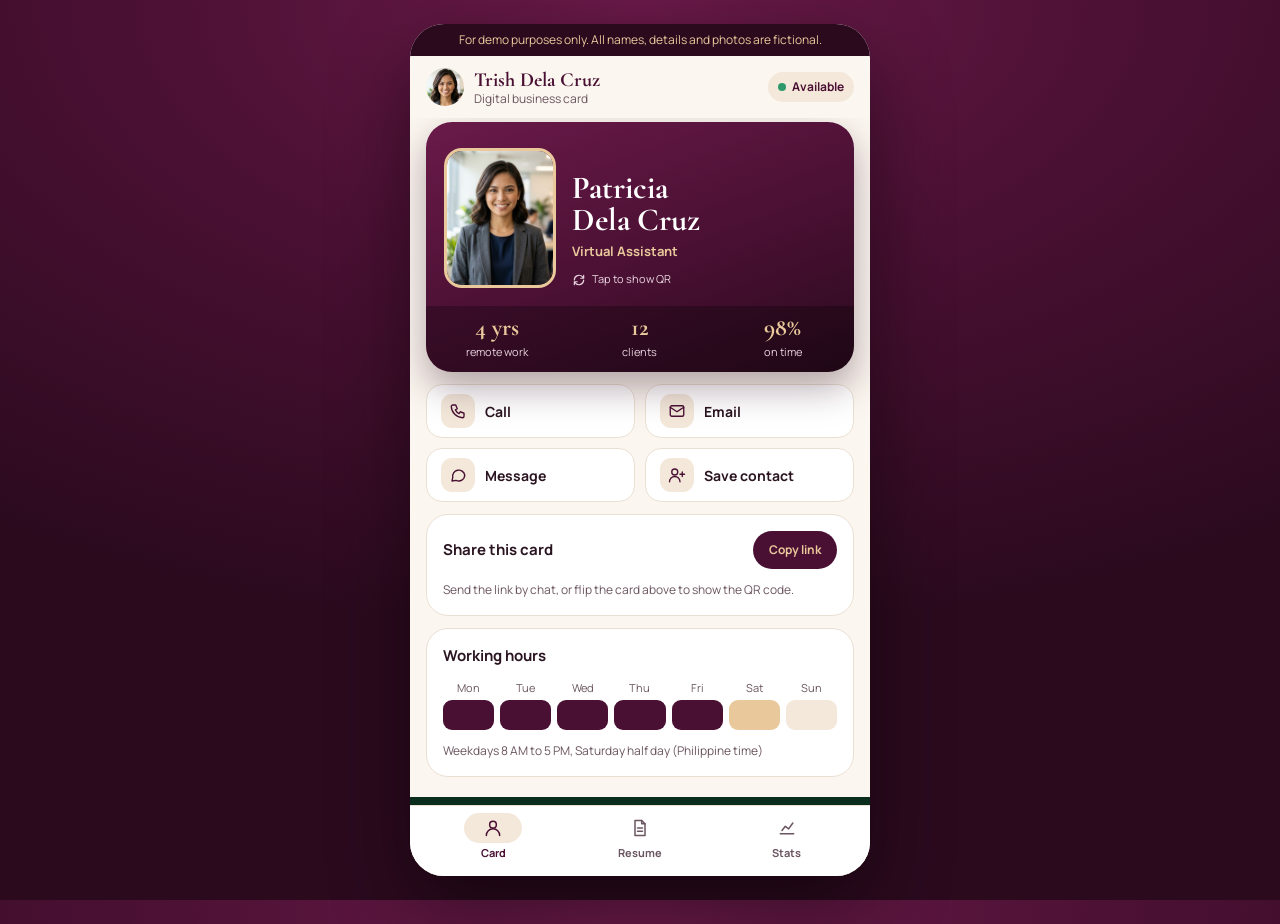
<file: demos/resume-digital/index.html>
<!DOCTYPE html>
<html lang="en">
<head>
<meta charset="utf-8">
<meta name="viewport" content="width=device-width, initial-scale=1, viewport-fit=cover">
<meta name="theme-color" content="#2B0A1E">
<meta name="description" content="Demo digital business card and resume of a fictional virtual assistant. Made by LedgeRays Systems.">
<meta name="robots" content="noindex">
<title>Trish Dela Cruz · Virtual Assistant (Demo)</title>
<link rel="preconnect" href="https://fonts.googleapis.com">
<link rel="preconnect" href="https://fonts.gstatic.com" crossorigin>
<link rel="stylesheet" href="https://fonts.googleapis.com/css2?family=Cormorant+Garamond:wght@600;700&family=Manrope:wght@400;500;600;700&display=swap">
<style>
/*
VOICE: polished, warm, feminine; a VA's calm reliability
IDEA: a pocket app: Card, Resume, Stats tabs like a phone app
PICTURE: wine flip card with real photo; QR on the back
COLOUR and TYPE: wine #4A1033, champagne #E9C99B, ivory; Cormorant Garamond + Manrope
LAYOUT: header, scrolling screen, bottom tab bar; centered phone column on desktop
*/
:root{
  --wine:#4A1033;--deep:#2B0A1E;--champ:#E9C99B;--ivory:#FBF6EF;--ink:#2A1420;--mut:#6B5560;
  --line:#EADFD3;--soft:#F3E8DA;--card:#FFFFFF;--rose:#B04A6E;
  --serif:'Cormorant Garamond',Georgia,serif;--sans:'Manrope',system-ui,-apple-system,'Segoe UI',sans-serif;
  color-scheme:light;
}
*{box-sizing:border-box;min-width:0}
html,body{margin:0;height:100%}
body{background:var(--deep);color:var(--ink);font:15px/1.5 var(--sans);-webkit-font-smoothing:antialiased;overflow:hidden}
button{font:inherit;color:inherit;cursor:pointer;-webkit-tap-highlight-color:transparent}
a{color:inherit;-webkit-tap-highlight-color:transparent}
button:focus-visible,a:focus-visible{outline:2px solid var(--rose);outline-offset:2px}
svg{display:block}

.app{position:relative;height:100vh;height:100dvh;max-width:460px;margin:0 auto;background:var(--ivory);display:flex;flex-direction:column;overflow:hidden}
@media(min-width:520px){
  body{background:radial-gradient(90% 70% at 50% 0%,#6A1A49 0%,var(--wine) 45%,var(--deep) 100%)}
  .app{height:min(900px,calc(100dvh - 48px));margin:24px auto;border-radius:34px;box-shadow:0 30px 80px rgba(0,0,0,.45)}
}
.demo{flex:none;background:var(--deep);color:var(--champ);font-size:12px;text-align:center;padding:7px 14px;padding-top:max(7px,env(safe-area-inset-top))}
.top{flex:none;display:flex;align-items:center;gap:10px;padding:12px 16px}
.top img{width:38px;height:38px;border-radius:50%;object-fit:cover}
.top .who{flex:1;line-height:1.2}
.top .nm{font-family:var(--serif);font-weight:700;font-size:20px;color:var(--wine)}
.top .sub{font-size:12px;color:var(--mut)}
.live{display:flex;align-items:center;gap:6px;font-size:12px;font-weight:700;color:var(--wine);background:var(--soft);padding:6px 10px;border-radius:999px;white-space:nowrap}
.live i{width:8px;height:8px;border-radius:50%;background:#2E9A6B;box-shadow:0 0 0 0 rgba(46,154,107,.6);animation:ping 2s infinite}
@keyframes ping{0%{box-shadow:0 0 0 0 rgba(46,154,107,.55)}80%,100%{box-shadow:0 0 0 7px rgba(46,154,107,0)}}

.scr{flex:1;overflow-y:auto;overscroll-behavior:contain;-webkit-overflow-scrolling:touch;padding:4px 16px 20px}
.screen{display:none;flex-direction:column;gap:12px}
.screen.on{display:flex;animation:in .45s ease both}
@keyframes in{from{opacity:0;transform:translateY(10px)}to{opacity:1;transform:none}}
.tile{background:var(--card);border:1px solid var(--line);border-radius:22px;padding:16px;display:flex;flex-direction:column;gap:12px}
.h{font-family:var(--serif);font-weight:700;color:var(--wine);margin:0;line-height:1.1}
.lbl{font-size:12px;color:var(--mut)}

/* flip card */
.flipwrap{border:0;padding:0;background:transparent;width:100%;height:250px;perspective:1300px;text-align:left}
.flip{position:relative;width:100%;height:100%;transition:transform .8s cubic-bezier(.3,.7,.2,1);transform-style:preserve-3d}
.flip.turned{transform:rotateY(180deg)}
.face{position:absolute;inset:0;backface-visibility:hidden;-webkit-backface-visibility:hidden;border-radius:26px;overflow:hidden;box-shadow:0 16px 36px rgba(43,10,30,.35)}
.front{background:linear-gradient(160deg,#6A1A49,var(--wine) 55%,var(--deep));color:#fff;display:flex;flex-direction:column}
.front .row{flex:1;display:flex;gap:16px;align-items:flex-end;padding:18px}
.front img{width:112px;height:140px;border-radius:18px;object-fit:cover;border:3px solid var(--champ);flex:none}
.front .n{font-family:var(--serif);font-size:32px;line-height:1;font-weight:700}
.front .t{font-size:13px;color:var(--champ);font-weight:700;margin-top:6px}
.front .hint{display:flex;align-items:center;gap:6px;font-size:11px;color:#E8D3DE;margin-top:10px}
.stats3{display:grid;grid-template-columns:repeat(3,minmax(0,1fr));background:rgba(0,0,0,.28)}
.stats3 div{padding:10px 6px;text-align:center}
.stats3 b{display:block;font-family:var(--serif);font-size:24px;line-height:1;color:var(--champ)}
.stats3 span{font-size:11px;color:#E8D3DE}
.back{transform:rotateY(180deg);background:linear-gradient(160deg,var(--wine),var(--deep));border:1px solid rgba(233,201,155,.4);display:flex;align-items:center;gap:18px;padding:18px;color:var(--champ)}
.back .q{width:150px;height:150px;flex:none;background:#fff;border-radius:14px;padding:6px}
.back .q svg{width:100%;height:100%}
.back .s{font-family:var(--serif);font-size:28px;line-height:1.05;font-weight:700}
.back p{margin:8px 0 0;font-size:12px;color:#E8D3DE}

.acts{display:grid;grid-template-columns:repeat(2,minmax(0,1fr));gap:10px}
.act{display:flex;align-items:center;gap:10px;min-height:54px;padding:0 14px;border-radius:16px;background:var(--card);border:1px solid var(--line);font-weight:700;font-size:14px;text-decoration:none;color:var(--ink)}
.act span{width:34px;height:34px;border-radius:11px;background:var(--soft);display:flex;align-items:center;justify-content:center;flex:none;color:var(--wine)}
.act:active{transform:scale(.98)}
.week{display:grid;grid-template-columns:repeat(7,minmax(0,1fr));gap:6px;text-align:center;font-size:11px;color:var(--mut)}
.week i{display:block;height:30px;border-radius:9px;margin-top:4px;background:var(--wine)}
.week i.half{background:var(--champ)}.week i.off{background:var(--soft)}

/* segmented + accordion */
.seg{display:grid;grid-template-columns:repeat(2,minmax(0,1fr));gap:4px;background:var(--soft);padding:4px;border-radius:14px}
.seg.sm{display:flex;border-radius:999px}
.seg button{border:0;background:transparent;border-radius:10px;min-height:40px;font-size:13px;font-weight:700;color:var(--mut);transition:background .25s,color .25s}
.seg.sm button{border-radius:999px;min-height:34px;padding:0 14px;font-size:12px}
.seg button[aria-selected=true]{background:var(--wine);color:var(--champ)}
.acc{padding:0;gap:0;overflow:hidden}
.acc>button{width:100%;border:0;background:transparent;display:flex;align-items:center;gap:12px;padding:14px 16px;text-align:left;min-height:60px}
.badge{width:42px;height:42px;border-radius:12px;background:var(--soft);color:var(--wine);font-family:var(--serif);font-weight:700;font-size:18px;display:flex;align-items:center;justify-content:center;flex:none;transition:background .25s,color .25s}
.acc.open .badge{background:var(--wine);color:var(--champ)}
.acc .ttl{flex:1;display:flex;flex-direction:column;line-height:1.35}
.acc .ttl b{font-size:15px}
.acc .ttl span{font-size:12px;color:var(--mut)}
.chev{transition:transform .3s;color:var(--wine);flex:none}
.acc.open .chev{transform:rotate(180deg)}
.acc .body{display:grid;grid-template-rows:0fr;transition:grid-template-rows .35s ease}
.acc.open .body{grid-template-rows:1fr}
.acc .body>div{overflow:hidden}
.acc ul{margin:0;padding:0 16px 14px 70px;list-style:none;display:flex;flex-direction:column;gap:6px;font-size:13px;color:var(--mut)}
.acc li{position:relative}
.acc li::before{content:"";position:absolute;left:-14px;top:8px;width:6px;height:6px;border-radius:50%;background:var(--rose)}
.copy{border:0;display:inline-flex;align-items:center;justify-content:center;padding:0 16px;min-height:38px;border-radius:999px;background:var(--wine);color:var(--champ);font-size:12px;font-weight:700;flex:none}
.btn{display:flex;align-items:center;justify-content:center;gap:10px;min-height:52px;border-radius:16px;background:var(--wine);color:var(--champ);font-weight:700;text-decoration:none;border:0;width:100%}

/* stats */
.big{font-family:var(--serif);font-size:44px;line-height:1;font-weight:700;color:var(--wine)}
.delta{font-size:12px;font-weight:700;color:var(--rose);background:var(--soft);padding:5px 10px;border-radius:999px;white-space:nowrap}
.fig{position:relative;width:100%}
.chips{display:grid;grid-template-columns:repeat(5,minmax(0,1fr));gap:6px}
.chips button{border-radius:10px;min-height:40px;font-size:13px;font-weight:700;background:var(--card);color:var(--wine);border:1px solid var(--line);transition:background .25s,color .25s}
.chips button[aria-pressed=true]{background:var(--wine);color:var(--champ);border-color:var(--wine)}
.bars{display:flex;flex-direction:column;gap:12px}
.bar .top2{display:flex;justify-content:space-between;gap:10px;font-size:13px}
.bar .top2 b{color:var(--wine)}
.track{height:10px;border-radius:999px;background:var(--soft);overflow:hidden;margin-top:6px}
.fill{height:100%;border-radius:999px;background:linear-gradient(90deg,var(--champ),var(--rose) 60%,var(--wine));transform-origin:left;transform:scaleX(0);transition:transform 1s cubic-bezier(.2,.7,.2,1)}
.go .fill{transform:scaleX(1)}
.legend{display:grid;grid-template-columns:repeat(2,minmax(0,1fr));gap:8px 14px}
.legend div{display:flex;align-items:center;gap:8px;font-size:12px}
.legend i{width:20px;height:20px;border-radius:50%;background:var(--wine);color:#fff;font-style:normal;font-size:11px;font-weight:700;display:flex;align-items:center;justify-content:center;flex:none}
.legend span{flex:1;min-width:0}
.legend b{flex:none}
.dots{display:flex;flex-direction:column;gap:14px}
.dots div{display:flex;justify-content:space-between;align-items:center;gap:12px;font-size:13px}
.dots em{display:flex;gap:5px}
.dots em i{width:12px;height:12px;border-radius:50%;background:var(--soft);transition:transform .4s cubic-bezier(.2,.8,.2,1.4),background .4s}
.dots em i.on{transform:scale(.4)}
.go .dots em i.on{background:var(--wine);transform:scale(1)}
.radar-poly{transform-origin:center;transform-box:fill-box;transform:scale(.2);opacity:0;transition:transform .9s cubic-bezier(.2,.8,.2,1.15),opacity .5s}
.go .radar-poly{transform:scale(1);opacity:1}
.line{stroke-dasharray:1;stroke-dashoffset:1;transition:stroke-dashoffset 1.4s ease}
.go .line{stroke-dashoffset:0}

.credit{margin:20px -16px -20px;background:#0B2D1D;color:#fff;padding:20px 16px calc(20px + 4px);display:flex;flex-direction:column;align-items:center;gap:8px;text-align:center}
.credit img{height:48px;width:auto}
.credit small{font-size:11px;color:#C9D8CF}

nav{flex:none;display:grid;grid-template-columns:repeat(3,minmax(0,1fr));background:var(--card);border-top:1px solid var(--line);padding:6px 10px max(10px,env(safe-area-inset-bottom))}
nav button{border:0;background:transparent;display:flex;flex-direction:column;align-items:center;gap:2px;font-size:11px;font-weight:700;color:var(--mut);min-height:54px}
nav button span{display:flex;align-items:center;justify-content:center;width:58px;height:30px;border-radius:999px;transition:background .25s}
nav button[aria-selected=true]{color:var(--wine)}
nav button[aria-selected=true] span{background:var(--soft)}

.toast{position:absolute;left:50%;bottom:92px;transform:translate(-50%,20px);opacity:0;background:var(--ink);color:#fff;font-size:13px;padding:10px 16px;border-radius:999px;transition:opacity .25s,transform .25s;pointer-events:none;white-space:nowrap}
.toast.show{opacity:1;transform:translate(-50%,0)}

@media(max-width:360px){
  .front img{width:92px;height:118px}.front .n{font-size:27px}
  .back .q{width:124px;height:124px}.back .s{font-size:23px}
  .acts{grid-template-columns:minmax(0,1fr)}
}
@media(max-width:380px){.legend{grid-template-columns:minmax(0,1fr)}}
@media(prefers-reduced-motion:reduce){
  *,*::before,*::after{animation:none !important;transition:none !important}
  .fill,.radar-poly{transform:none;opacity:1}.line{stroke-dashoffset:0}.dots em i{transform:none}
}

/* print = the PDF resume */
.print-only{display:none}
@media print{
  @page{margin:14mm}
  *{-webkit-print-color-adjust:exact;print-color-adjust:exact}
  body{background:#fff;overflow:visible;height:auto}
  .app{height:auto;max-width:none;margin:0;box-shadow:none;border-radius:0;overflow:visible;background:#fff}
  .demo{background:none;color:#555;padding:0 0 8px;text-align:left}
  .scr{overflow:visible;padding:0}
  nav,.toast,.flipwrap,.acts,.no-print,.credit,.seg,.chips,.live{display:none !important}
  .screen{display:flex !important;animation:none;gap:10px;margin-bottom:10px}
  .print-only{display:block}
  .tile{break-inside:avoid;border-color:#ddd}
  .acc .body{grid-template-rows:1fr !important}
  .fill{transform:none !important;-webkit-print-color-adjust:exact;print-color-adjust:exact}
  .dots em i.on{transform:none;background:var(--wine);-webkit-print-color-adjust:exact;print-color-adjust:exact}
  .radar-poly{transform:none;opacity:1}.line{stroke-dashoffset:0}
}
</style>
</head>
<body>
<div class="app" id="app">
  <div class="demo">For demo purposes only. All names, details and photos are fictional.</div>
  <header class="top">
    <img src="trish-avatar.jpg" alt="" width="38" height="38">
    <div class="who"><div class="nm">Trish Dela Cruz</div><div class="sub" id="subt">Digital business card</div></div>
    <div class="live"><i></i>Available</div>
  </header>

  <main class="scr" id="scr">
    <div class="print-only tile">
      <div class="h" style="font-size:30px">Patricia Dela Cruz</div>
      <div>Virtual Assistant · 0900 000 0000 · trish@example.com · Philippines, remote</div>
    </div>

    <!-- CARD -->
    <section class="screen on" id="s-card" aria-label="Digital business card">
      <button class="flipwrap" id="flipBtn" aria-label="Flip card to show the QR code">
        <div class="flip" id="flip">
          <div class="face front">
            <div class="row">
              <img src="trish.jpg" alt="Portrait of Trish Dela Cruz (fictional)" width="112" height="140">
              <div>
                <div class="n">Patricia<br>Dela Cruz</div>
                <div class="t">Virtual Assistant</div>
                <div class="hint"><svg width="14" height="14" viewBox="0 0 24 24" fill="none" stroke="currentColor" stroke-width="2" stroke-linecap="round" stroke-linejoin="round" aria-hidden="true"><path d="M4 12a8 8 0 0 1 14-5.3L20 9M20 4v5h-5M20 12a8 8 0 0 1-14 5.3L4 15M4 20v-5h5"/></svg>Tap to show QR</div>
              </div>
            </div>
            <div class="stats3"><div><b>4 yrs</b><span>remote work</span></div><div><b>12</b><span>clients</span></div><div><b>98%</b><span>on time</span></div></div>
          </div>
          <div class="face back">
            <div class="q" id="qr"></div>
            <div><div class="s">Scan to<br>save me</div><p>Point a phone camera here to open this card.</p></div>
          </div>
        </div>
      </button>

      <div class="acts">
        <a class="act" href="tel:+639000000000"><span><svg width="18" height="18" viewBox="0 0 24 24" fill="none" stroke="currentColor" stroke-width="1.8" stroke-linecap="round" stroke-linejoin="round" aria-hidden="true"><path d="M5 4h4l2 5-2.5 1.5a11 11 0 0 0 5 5L15 13l5 2v4a2 2 0 0 1-2 2A16 16 0 0 1 3 6a2 2 0 0 1 2-2"/></svg></span>Call</a>
        <a class="act" href="mailto:trish@example.com"><span><svg width="18" height="18" viewBox="0 0 24 24" fill="none" stroke="currentColor" stroke-width="1.8" stroke-linecap="round" stroke-linejoin="round" aria-hidden="true"><rect x="3" y="5" width="18" height="14" rx="2"/><path d="m3 7 9 6 9-6"/></svg></span>Email</a>
        <a class="act" href="sms:+639000000000"><span><svg width="18" height="18" viewBox="0 0 24 24" fill="none" stroke="currentColor" stroke-width="1.8" stroke-linecap="round" stroke-linejoin="round" aria-hidden="true"><path d="M21 12a8 8 0 0 1-11.6 7.1L4 20l1-4.6A8 8 0 1 1 21 12z"/></svg></span>Message</a>
        <a class="act" href="trish-dela-cruz.vcf" download><span><svg width="18" height="18" viewBox="0 0 24 24" fill="none" stroke="currentColor" stroke-width="1.8" stroke-linecap="round" stroke-linejoin="round" aria-hidden="true"><circle cx="9" cy="8" r="4"/><path d="M2 21a7 7 0 0 1 14 0M19 8v6M16 11h6"/></svg></span>Save contact</a>
      </div>

      <div class="tile no-print">
        <div style="display:flex;justify-content:space-between;align-items:center;gap:10px">
          <b>Share this card</b>
          <button class="copy" id="copyLink">Copy link</button>
        </div>
        <div class="lbl">Send the link by chat, or flip the card above to show the QR code.</div>
      </div>

      <div class="tile no-print">
        <b>Working hours</b>
        <div class="week" aria-label="Weekdays full day, Saturday half day, Sunday off">
          <div>Mon<i></i></div><div>Tue<i></i></div><div>Wed<i></i></div><div>Thu<i></i></div><div>Fri<i></i></div><div>Sat<i class="half"></i></div><div>Sun<i class="off"></i></div>
        </div>
        <div class="lbl">Weekdays 8 AM to 5 PM, Saturday half day (Philippine time)</div>
      </div>
    </section>

    <!-- RESUME -->
    <section class="screen" id="s-resume" aria-label="Resume">
      <div class="tile">
        <h1 class="h" style="font-size:30px">I keep busy founders organized and on time.</h1>
        <div style="color:var(--mut);font-size:14px">Four years supporting remote teams and small businesses with inbox, calendar, customer care and reports.</div>
      </div>
      <div class="seg" role="tablist" id="rtabs">
        <button role="tab" aria-selected="true" data-k="work">Experience</button>
        <button role="tab" aria-selected="false" data-k="edu">Education</button>
      </div>
      <div id="entries" style="display:flex;flex-direction:column;gap:10px"></div>
      <div class="print-only" id="eduPrint"></div>
      <button class="btn no-print" id="pdfBtn"><svg width="18" height="18" viewBox="0 0 24 24" fill="none" stroke="currentColor" stroke-width="1.8" stroke-linecap="round" stroke-linejoin="round" aria-hidden="true"><path d="M12 4v11M7 10l5 5 5-5M5 20h14"/></svg>Download resume (PDF)</button>
    </section>

    <!-- STATS -->
    <section class="screen" id="s-stats" aria-label="Skills and stats">
      <div class="tile">
        <div style="display:flex;justify-content:space-between;align-items:flex-end;gap:10px">
          <div><div class="lbl" id="yLbl">Average tasks per month, 2026</div><div class="big" id="yVal">86</div></div>
          <span class="delta" id="yDelta">+18% vs 2025</span>
        </div>
        <div class="fig" id="lineFig" style="height:180px"></div>
        <div class="chips" id="years"></div>
      </div>
      <div class="tile">
        <div style="display:flex;justify-content:space-between;align-items:center;gap:8px;flex-wrap:wrap">
          <b>Skill levels</b>
          <div class="seg sm" role="tablist" id="stabs">
            <button role="tab" aria-selected="true" data-k="core">Core</button>
            <button role="tab" aria-selected="false" data-k="tools">Tools</button>
          </div>
        </div>
        <div class="bars" id="bars"></div>
      </div>
      <div class="tile">
        <b>Strengths</b>
        <div class="fig" id="radarFig" style="height:250px"></div>
        <div class="legend" id="legend"></div>
      </div>
      <div class="tile">
        <b>Daily tools</b>
        <div class="dots" id="dots"></div>
      </div>
    </section>

    <footer class="credit">
      <a href="https://www.facebook.com/LedgeRays" target="_blank" rel="noopener"><img src="ledgerays-logo.png" alt="LedgeRays Systems" width="168" height="46"></a>
      <div style="font-size:13px">Made by LedgeRays Systems</div>
      <small>Demo only. All names, details and photos are fictional.</small>
    </footer>
  </main>

  <nav role="tablist" aria-label="Sections" id="nav">
    <button role="tab" aria-selected="true" data-s="card"><span><svg width="20" height="20" viewBox="0 0 24 24" fill="none" stroke="currentColor" stroke-width="1.8" stroke-linecap="round" stroke-linejoin="round" aria-hidden="true"><circle cx="12" cy="8" r="4"/><path d="M4 21a8 8 0 0 1 16 0"/></svg></span>Card</button>
    <button role="tab" aria-selected="false" data-s="resume"><span><svg width="20" height="20" viewBox="0 0 24 24" fill="none" stroke="currentColor" stroke-width="1.8" stroke-linecap="round" stroke-linejoin="round" aria-hidden="true"><path d="M6 3h8l4 4v14H6z"/><path d="M14 3v4h4M9 12h6M9 16h6"/></svg></span>Resume</button>
    <button role="tab" aria-selected="false" data-s="stats"><span><svg width="20" height="20" viewBox="0 0 24 24" fill="none" stroke="currentColor" stroke-width="1.8" stroke-linecap="round" stroke-linejoin="round" aria-hidden="true"><path d="M4 19h16M6 15l4-5 4 3 5-7"/></svg></span>Stats</button>
  </nav>
  <div class="toast" id="toast" role="status" aria-live="polite"></div>
</div>

<script src="qr.js"></script>
<script>
{
  const $ = (s) => document.querySelector(s);
  const WINE = '#4A1033', LINE = '#EADFD3', MUT = '#6B5560';

  const JOBS = [
    { role: 'Executive Virtual Assistant', org: 'Northpoint Digital (remote)', when: '2024 to present', y: '24', pts: ['Manages calendars for 3 executives across 4 time zones', 'Keeps inboxes at zero with drafted replies and follow-ups', 'Books travel, meetings and team events'] },
    { role: 'Customer Support VA', org: 'Bloomwell Online Shop', when: '2022 to 2024', y: '22', pts: ['Handled 60+ chats and emails a day', 'Kept a 4.8 out of 5 customer rating', 'Wrote a reply template library for the team'] },
    { role: 'Admin Assistant', org: 'Casa Verde Realty', when: '2021 to 2022', y: '21', pts: ['Organized client files in Google Drive', 'Prepared weekly sales and listings reports'] }
  ];
  const EDU = [
    { role: 'BS Business Administration', org: 'Southbay State University', when: '2017 to 2021', y: '21', pts: ['Major in Operations Management', 'Dean’s lister, 2020'] },
    { role: 'Virtual Assistant Certificate', org: 'Remote Skills Academy', when: '2021', y: '21', pts: ['Admin systems, email etiquette and client handling'] },
    { role: 'Customer Service Excellence', org: 'Online short course', when: '2022', y: '22', pts: ['Tone, de-escalation and support workflows'] }
  ];
  const SKILLS = {
    core: [['Calendar and inbox management', 96], ['Customer support', 92], ['Data entry and reports', 90], ['Social media scheduling', 84], ['Travel and event booking', 80]],
    tools: [['Google Workspace', 95], ['Slack and Zoom', 92], ['Trello and Asana', 88], ['Canva', 85], ['QuickBooks (basic)', 70]]
  };
  const STR = [['Communication', 92], ['Organization', 96], ['Time management', 90], ['Problem solving', 82], ['Tech tools', 86], ['Attention to detail', 94]];
  const TOOLS = [['Google Workspace', 5], ['Slack and Zoom', 5], ['Trello and Asana', 4], ['Canva', 4], ['Notion', 4], ['QuickBooks', 3]];
  const YEARS = { 2022: 24, 2023: 41, 2024: 58, 2025: 73, 2026: 86 };
  const chev = '<svg class="chev" width="18" height="18" viewBox="0 0 24 24" fill="none" stroke="currentColor" stroke-width="2" stroke-linecap="round" stroke-linejoin="round" aria-hidden="true"><path d="m6 9 6 6 6-6"/></svg>';

  let toastT;
  function toast(msg) { const t = $('#toast'); t.textContent = msg; t.classList.add('show'); clearTimeout(toastT); toastT = setTimeout(() => t.classList.remove('show'), 1800); }

  /* QR of this page's own address */
  try { $('#qr').innerHTML = MiniQR.svg(location.href.split('#')[0], '#2B0A1E'); } catch (e) { $('#qr').textContent = 'QR unavailable'; }

  /* flip card */
  $('#flipBtn').addEventListener('click', () => {
    const f = $('#flip'); const on = f.classList.toggle('turned');
    $('#flipBtn').setAttribute('aria-label', on ? 'Flip card to show the front' : 'Flip card to show the QR code');
  });

  $('#copyLink').addEventListener('click', async () => {
    try { await navigator.clipboard.writeText(location.href.split('#')[0]); toast('Link copied'); } catch (e) { toast('Copy not allowed here'); }
  });

  /* resume entries */
  let rtab = 'work', open = 0;
  function renderEntries() {
    const list = rtab === 'work' ? JOBS : EDU;
    $('#entries').innerHTML = list.map((j, i) => `
      <div class="tile acc${i === open ? ' open' : ''}">
        <button aria-expanded="${i === open}" data-i="${i}">
          <span class="badge">’${j.y}</span>
          <span class="ttl"><b>${j.role}</b><span>${j.org} · ${j.when}</span></span>${chev}
        </button>
        <div class="body"><div><ul>${j.pts.map((p) => `<li>${p}</li>`).join('')}</ul></div></div>
      </div>`).join('');
  }
  $('#entries').addEventListener('click', (e) => {
    const b = e.target.closest('button[data-i]'); if (!b) return;
    const i = +b.dataset.i; open = open === i ? -1 : i;
    document.querySelectorAll('#entries .acc').forEach((el, k) => { el.classList.toggle('open', k === open); el.querySelector('button').setAttribute('aria-expanded', k === open); });
  });
  $('#rtabs').addEventListener('click', (e) => {
    const b = e.target.closest('button'); if (!b) return;
    rtab = b.dataset.k; open = 0;
    $('#rtabs').querySelectorAll('button').forEach((x) => x.setAttribute('aria-selected', x === b));
    renderEntries();
  });
  $('#eduPrint').innerHTML = '<div class="tile"><b>Education and certificates</b>' + EDU.map((j) => `<div><b>${j.role}</b>, ${j.org}, ${j.when}</div>`).join('') + '</div>';
  renderEntries();

  $('#pdfBtn').addEventListener('click', () => {
    go('stats', true); go('resume', true);
    document.querySelectorAll('.acc').forEach((el) => el.classList.add('open'));
    setTimeout(() => { window.print(); open = 0; renderEntries(); }, 300);
  });

  /* skill bars */
  let stab = 'core';
  function renderBars() {
    $('#bars').innerHTML = SKILLS[stab].map(([n, v]) => `<div class="bar"><div class="top2"><span>${n}</span><b>${v}%</b></div><div class="track"><div class="fill" style="width:${v}%"></div></div></div>`).join('');
  }
  $('#stabs').addEventListener('click', (e) => {
    const b = e.target.closest('button'); if (!b) return;
    stab = b.dataset.k;
    $('#stabs').querySelectorAll('button').forEach((x) => x.setAttribute('aria-selected', x === b));
    replay(renderBars);
  });

  $('#dots').innerHTML = TOOLS.map(([n, v]) => `<div><span>${n}</span><em role="img" aria-label="${v} out of 5">${[0, 1, 2, 3, 4].map((i) => `<i class="${i < v ? 'on' : ''}" style="transition-delay:${i * 80}ms"></i>`).join('')}</em></div>`).join('');
  $('#legend').innerHTML = STR.map(([n, v], i) => `<div><i>${i + 1}</i><span>${n}</span><b>${v}</b></div>`).join('');

  /* line chart */
  let year = 2026;
  function drawLine() {
    const el = $('#lineFig'), W = el.clientWidth || 340, H = el.clientHeight || 180;
    const ys = Object.keys(YEARS), vals = ys.map((y) => YEARS[y]);
    const l = 16, r = 16, t = 18, b = 28, X = (i) => l + i * (W - l - r) / (ys.length - 1), Y = (v) => t + (H - t - b) * (1 - v / 100);
    const pts = vals.map((v, i) => [X(i), Y(v)]);
    const d = 'M' + pts.map((p) => p[0].toFixed(1) + ' ' + p[1].toFixed(1)).join(' L');
    const area = d + ` L${pts[pts.length - 1][0].toFixed(1)} ${H - b} L${pts[0][0].toFixed(1)} ${H - b} Z`;
    const si = ys.indexOf(String(year));
    el.innerHTML = `<svg width="${W}" height="${H}" viewBox="0 0 ${W} ${H}" role="img" aria-label="Average tasks per month from 2022 to 2026, rising from 24 to 86">
      <defs><linearGradient id="ga" x1="0" y1="0" x2="0" y2="1"><stop offset="0" stop-color="${WINE}" stop-opacity=".3"/><stop offset="1" stop-color="${WINE}" stop-opacity="0"/></linearGradient></defs>
      ${[25, 50, 75].map((v) => `<line x1="${l}" x2="${W - r}" y1="${Y(v)}" y2="${Y(v)}" stroke="${LINE}" stroke-dasharray="3 4"/>`).join('')}
      <line x1="${pts[si][0]}" x2="${pts[si][0]}" y1="${t - 6}" y2="${H - b}" stroke="#B04A6E" stroke-width="1" stroke-dasharray="2 3"/>
      <path d="${area}" fill="url(#ga)"/>
      <path class="line" d="${d}" fill="none" stroke="${WINE}" stroke-width="2.5" stroke-linecap="round" stroke-linejoin="round" pathLength="1"/>
      ${pts.map((p, i) => `<circle cx="${p[0]}" cy="${p[1]}" r="${i === si ? 6 : 4}" fill="${i === si ? WINE : '#fff'}" stroke="${WINE}" stroke-width="2"/>`).join('')}
      ${ys.map((y, i) => `<text x="${X(i)}" y="${H - 8}" text-anchor="middle" font-size="11" font-family="Manrope, sans-serif" fill="${i === si ? WINE : MUT}" font-weight="${i === si ? 700 : 500}">${y}</text>`).join('')}
    </svg>`;
  }
  function setYear(y) {
    year = y; const prev = YEARS[y - 1];
    $('#yVal').textContent = YEARS[y];
    $('#yLbl').textContent = 'Average tasks per month, ' + y;
    $('#yDelta').textContent = prev ? '+' + Math.round((YEARS[y] - prev) / prev * 100) + '% vs ' + (y - 1) : 'First full year';
    $('#years').querySelectorAll('button').forEach((b) => b.setAttribute('aria-pressed', +b.dataset.y === y));
    drawLine();
    $('#lineFig .line') && ($('#lineFig .line').style.strokeDashoffset = 0);
  }
  $('#years').innerHTML = Object.keys(YEARS).map((y) => `<button aria-pressed="false" data-y="${y}">${y}</button>`).join('');
  $('#years').addEventListener('click', (e) => { const b = e.target.closest('button'); if (b) setYear(+b.dataset.y); });

  /* radar */
  function drawRadar() {
    const el = $('#radarFig'), W = el.clientWidth || 340, H = el.clientHeight || 250;
    const n = STR.length, cx = W / 2, cy = H / 2, R = Math.min(W / 2 - 26, H / 2 - 22);
    const pt = (i, r) => [cx + r * Math.sin(2 * Math.PI * i / n), cy - r * Math.cos(2 * Math.PI * i / n)];
    const ring = (k) => [...Array(n)].map((_, i) => pt(i, R * k).map((v) => v.toFixed(1)).join(',')).join(' ');
    const poly = STR.map(([, v], i) => pt(i, R * v / 100).map((q) => q.toFixed(1)).join(',')).join(' ');
    el.innerHTML = `<svg width="${W}" height="${H}" viewBox="0 0 ${W} ${H}" role="img" aria-label="Strengths radar chart, six areas scored out of 100">
      ${[.25, .5, .75, 1].map((k) => `<polygon points="${ring(k)}" fill="none" stroke="${LINE}"/>`).join('')}
      ${STR.map((_, i) => { const p = pt(i, R); return `<line x1="${cx}" y1="${cy}" x2="${p[0]}" y2="${p[1]}" stroke="${LINE}"/>`; }).join('')}
      <polygon class="radar-poly" points="${poly}" fill="${WINE}" fill-opacity=".2" stroke="${WINE}" stroke-width="2" stroke-linejoin="round"/>
      ${STR.map(([, v], i) => { const p = pt(i, R * v / 100); return `<circle cx="${p[0]}" cy="${p[1]}" r="3.5" fill="${WINE}"/>`; }).join('')}
      ${STR.map((_, i) => { const p = pt(i, R + 14); return `<circle cx="${p[0]}" cy="${p[1]}" r="10" fill="${WINE}"/><text x="${p[0]}" y="${p[1] + 4}" text-anchor="middle" font-size="11" font-weight="700" font-family="Manrope, sans-serif" fill="#fff">${i + 1}</text>`; }).join('')}
    </svg>`;
  }

  /* screens + replayed animations */
  const stats = $('#s-stats');
  function replay(fn) { stats.classList.remove('go'); if (fn) fn(); drawLine(); drawRadar(); void stats.offsetWidth; requestAnimationFrame(() => requestAnimationFrame(() => stats.classList.add('go'))); }
  const TITLES = { card: 'Digital business card', resume: 'Resume', stats: 'Skills and stats' };
  function go(s, quiet) {
    document.querySelectorAll('.screen').forEach((x) => x.classList.toggle('on', x.id === 's-' + s));
    $('#nav').querySelectorAll('button').forEach((b) => b.setAttribute('aria-selected', b.dataset.s === s));
    $('#subt').textContent = TITLES[s];
    if (!quiet) $('#scr').scrollTop = 0;
    if (s === 'stats') replay(renderBars);
    if (location.hash !== '#' + s) history.replaceState(null, '', '#' + s);
  }
  $('#nav').addEventListener('click', (e) => { const b = e.target.closest('button'); if (b) go(b.dataset.s); });

  renderBars(); setYear(2026); drawRadar();
  window.addEventListener('beforeprint', () => { if (!stats.classList.contains('on')) { drawLine(); drawRadar(); } });
  const start = (location.hash || '').slice(1);
  go(TITLES[start] ? start : 'card', true);

  new ResizeObserver(() => { if (stats.classList.contains('on')) { drawLine(); drawRadar(); } }).observe(stats);
}
</script>
</body>
</html>
</file>
